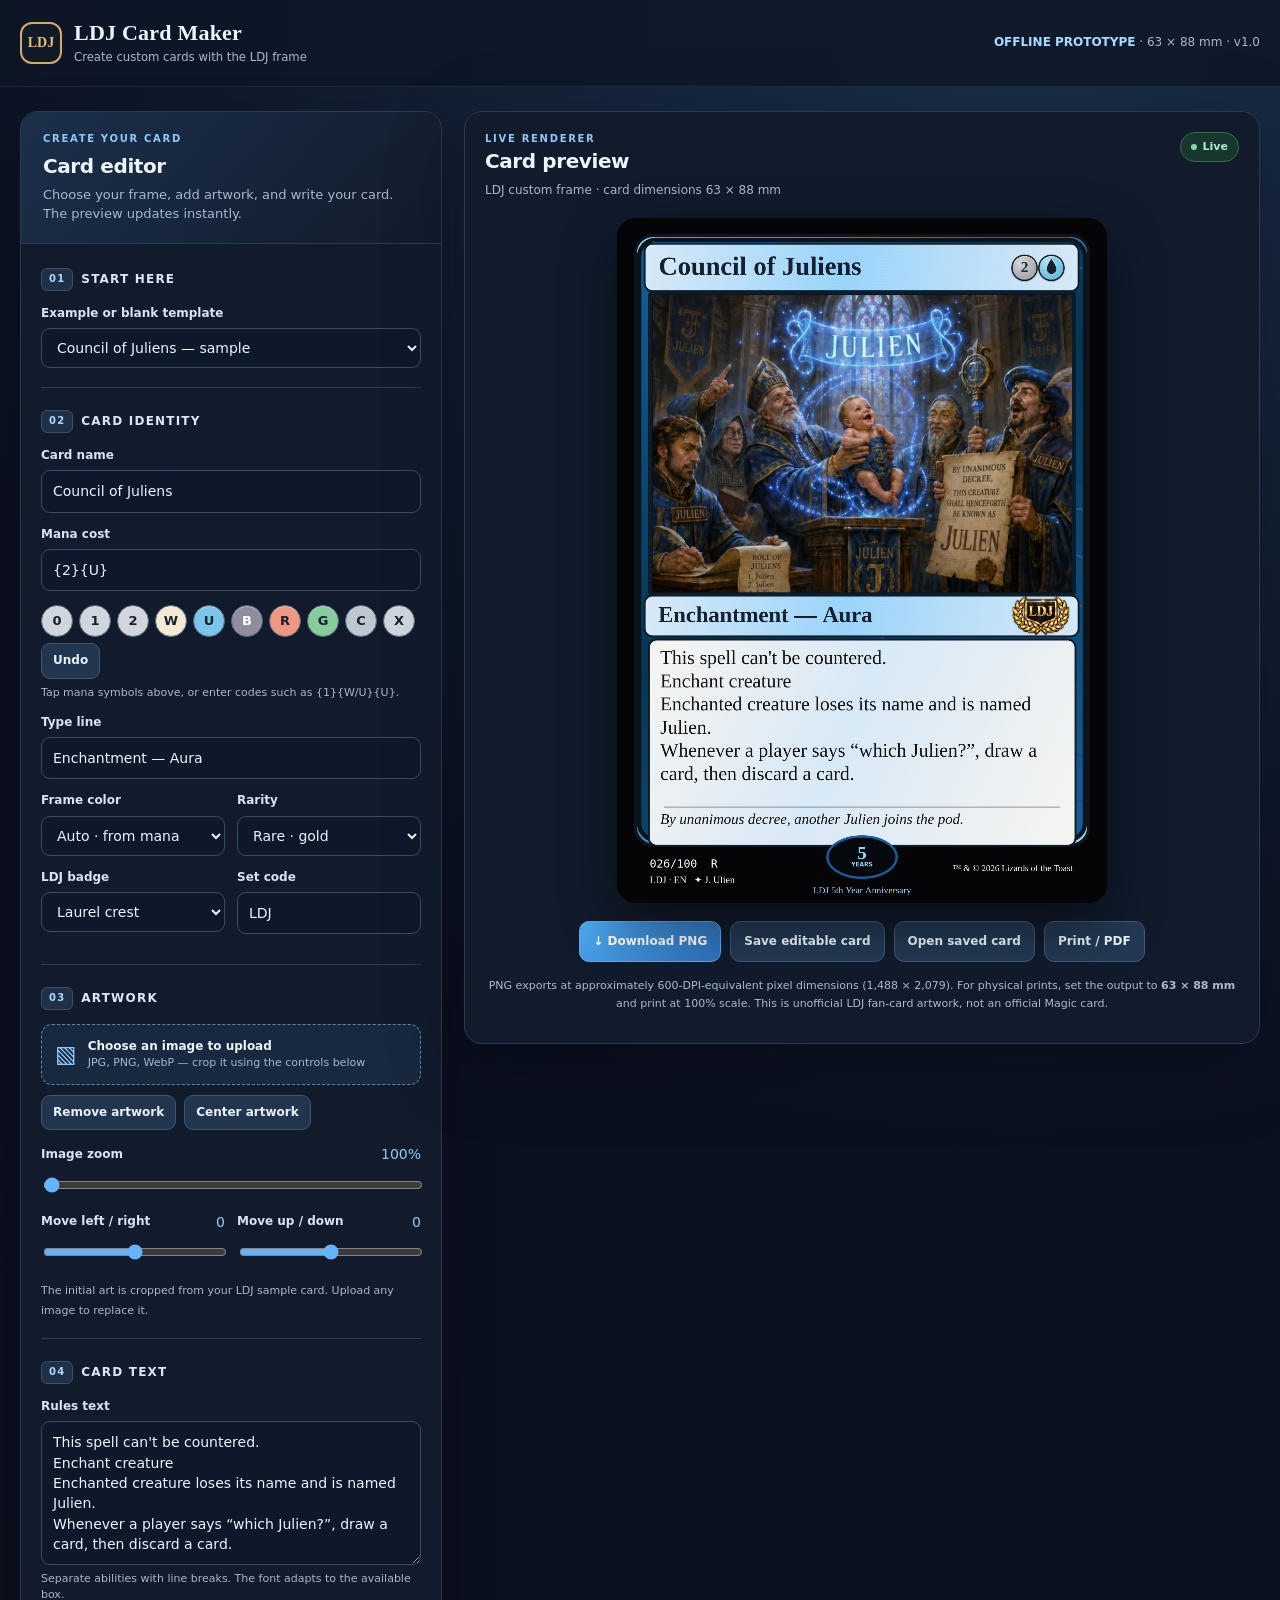
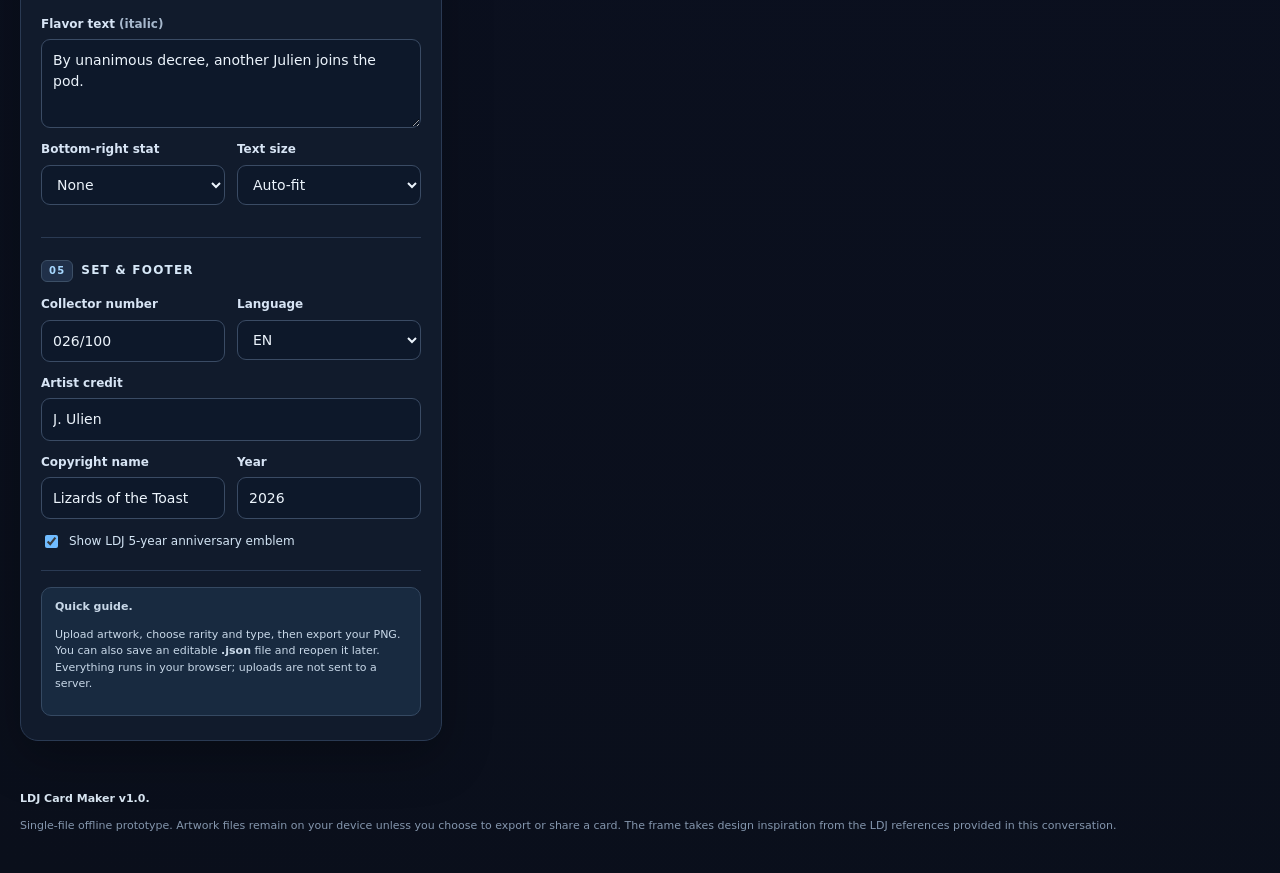
<file: Features/LDJ_Card_Maker_V2/index.html>
<!doctype html>

<html lang="en">

<head>
    <meta charset="utf-8">
    <meta name="viewport" content="width=device-width, initial-scale=1">
    <meta name="theme-color" content="#0c1325">
    <title>LDJ Card Maker — Offline Prototype</title>
    <link rel="stylesheet" href="style.css">
</head>

<body>
    <header class="top">
        <div class="brand">
            <div class="brandicon">LDJ</div>
            <div>
                <h1>LDJ Card Maker</h1>
                <small>Create custom cards with the LDJ frame</small>
            </div>
        </div>
        <div class="topright">
            <b>OFFLINE PROTOTYPE</b>
            · 63 &times; 88 mm · v1.0
        </div>
    </header>
    <main class="shell">
        <section class="editor" aria-label="Card editor">
            <div class="editorHead">
                <div class="eyebrow">Create your card</div>
                <h2>Card editor</h2>
                <p>Choose your frame, add artwork, and write your card. The preview updates instantly.</p>
            </div>
            <div class="formBody">
                <div class="section">
                    <h3><span>01</span> Start here</h3>
                    <div class="field">
                        <label for="preset">Example or blank template</label>
                        <select id="preset">
                            <option value="council">Council of Juliens — sample</option>
                            <option value="mother">Mother's Veto — sample</option>
                            <option value="blank">Blank LDJ card</option>
                        </select>
                    </div>
                </div>
                <div class="section">
                    <h3><span>02</span> Card identity</h3>
                    <div class="field">
                        <label for="cardName">Card name</label>
                        <input id="cardName" maxlength="100" value="Council of Juliens">
                    </div>
                    <div class="field">
                        <label for="mana">Mana cost</label>
                        <input id="mana" spellcheck="false" value="{2}{U}" placeholder="{2}{U} or {1}{W}{U}">
                        <div class="manaActions" aria-label="Insert mana symbol">
                            <button class="pipBtn pip-X" data-mana="0" title="0">0</button>
                            <button class="pipBtn pip-X" data-mana="1" title="1">1</button>
                            <button class="pipBtn pip-X" data-mana="2" title="2">2</button>
                            <button class="pipBtn pip-W" data-mana="W" title="White">W</button>
                            <button class="pipBtn pip-U" data-mana="U" title="Blue">U</button>
                            <button class="pipBtn pip-B" data-mana="B" title="Black">B</button>
                            <button class="pipBtn pip-R" data-mana="R" title="Red">R</button>
                            <button class="pipBtn pip-G" data-mana="G" title="Green">G</button>
                            <button class="pipBtn pip-C" data-mana="C" title="Colorless">C</button>
                            <button class="pipBtn pip-X" data-mana="X" title="Variable">X</button>
                            <button class="miniButton" id="manaUndo" title="Remove last symbol">Undo</button>
                        </div>
                        <small>Tap mana symbols above, or enter codes such as {1}{W/U}{U}.</small>
                    </div>
                    <div class="field">
                        <label for="typeLine">Type line</label>
                        <input id="typeLine" value="Enchantment — Aura" placeholder="Creature — Human Wizard">
                    </div>
                    <div class="pair">
                        <div class="field">
                            <label for="frame">Frame color</label>
                            <select id="frame">
                                <option value="auto">Auto · from mana</option>
                                <option value="white">White</option>
                                <option value="blue">Blue</option>
                                <option value="black">Black</option>
                                <option value="red">Red</option>
                                <option value="green">Green</option>
                                <option value="multi">Multicolor · Gold</option>
                                <option value="azorius">White / Blue</option>
                                <option value="colorless">Colorless</option>
                                <option value="artifact">Artifact</option>
                                <option value="land">Land</option>
                            </select>
                        </div>
                        <div class="field">
                            <label for="rarity">Rarity</label>
                            <select id="rarity">
                                <option value="common">Common · black</option>
                                <option value="uncommon">Uncommon · silver</option>
                                <option selected="" value="rare">Rare · gold</option>
                                <option value="mythic">Mythic · orange</option>
                            </select>
                        </div>
                    </div>
                    <div class="pair">
                        <div class="field">
                            <label for="badgeStyle">LDJ badge</label>
                            <select id="badgeStyle">
                                <option value="laurel">Laurel crest</option>
                                <option value="minimal">Simple LDJ emblem</option>
                                <option value="none">No badge</option>
                                <option value="custom">Upload custom badge</option>
                            </select>
                        </div>
                        <div class="field">
                            <label for="setCode">Set code</label>
                            <input id="setCode" value="LDJ" maxlength="9">
                        </div>
                    </div>
                    <div class="field" id="customBadgeField" hidden="">
                        <label for="badgeFile">Custom transparent PNG badge</label>
                        <input type="file" id="badgeFile" accept="image/*">
                        <small>Transparent PNG works best; the badge replaces the LDJ laurel.</small>
                    </div>
                </div>
                <div class="section">
                    <h3><span>03</span> Artwork</h3>
                    <label class="fileDrop"><span class="uploadIcon">▧</span><span><strong>Choose an image to
                                upload</strong><small>JPG, PNG, WebP — crop it using the controls
                                below</small></span><input accept="image/*" aria-label="Upload card artwork"
                            id="artFile" type="file" /></label>
                    <div class="buttonRow">
                        <button class="miniButton" id="removeArt">Remove artwork</button>
                        <button class="miniButton" id="resetCrop">Center artwork</button>
                    </div>
                    <div class="field" style="margin-top:14px">
                        <div class="rangeLabel">
                            <label for="zoom">Image zoom</label>
                            <output id="zoomOut">100%</output>
                        </div>
                        <input type="range" id="zoom" min="100" max="280" step="1" value="100">
                    </div>
                    <div class="pair">
                        <div class="field">
                            <div class="rangeLabel">
                                <label for="panX">Move left / right</label>
                                <output id="panXOut">0</output>
                            </div>
                            <input type="range" id="panX" min="-100" max="100" value="0">
                        </div>
                        <div class="field">
                            <div class="rangeLabel">
                                <label for="panY">Move up / down</label>
                                <output id="panYOut">0</output>
                            </div>
                            <input type="range" id="panY" min="-100" max="100" value="0">
                        </div>
                    </div>
                    <small class="hint">The initial art is cropped from your LDJ sample card. Upload any image to
                        replace it.</small>
                </div>
                <div class="section">
                    <h3><span>04</span> Card text</h3>
                    <div class="field">
                        <label for="rules">Rules text</label>
                        <textarea id="rules" rows="6" spellcheck="true">This spell can't be countered.
Enchant creature
Enchanted creature loses its name and is named Julien.
Whenever a player says “which Julien?”, draw a card, then discard a card.</textarea>
                        <small>Separate abilities with line breaks. The font adapts to the available box.</small>
                    </div>
                    <div class="field">
                        <label for="flavor">Flavor text <span class="muted">(italic)</span></label>
                        <textarea id="flavor" rows="3">By unanimous decree, another Julien joins the pod.</textarea>
                    </div>
                    <div class="pair">
                        <div class="field">
                            <label for="statsMode">Bottom-right stat</label>
                            <select id="statsMode">
                                <option value="none">None</option>
                                <option value="pt">Power / toughness</option>
                                <option value="loyalty">Loyalty</option>
                                <option value="defense">Defense</option>
                            </select>
                        </div>
                        <div class="field">
                            <label for="fontScale">Text size</label>
                            <select id="fontScale">
                                <option value="auto">Auto-fit</option>
                                <option value="compact">Compact</option>
                                <option value="large">Large</option>
                            </select>
                        </div>
                    </div>
                    <div class="pair" id="ptFields" hidden="">
                        <div class="field">
                            <label for="power">Power</label>
                            <input id="power" value="3" maxlength="5">
                        </div>
                        <div class="field">
                            <label for="toughness">Toughness</label>
                            <input id="toughness" value="4" maxlength="5">
                        </div>
                    </div>
                    <div class="field" id="singleStatField" hidden="">
                        <label for="singleStat">Starting value</label>
                        <input id="singleStat" value="4" maxlength="5">
                    </div>
                </div>
                <div class="section">
                    <h3><span>05</span> Set &amp; footer</h3>
                    <div class="pair">
                        <div class="field">
                            <label for="collector">Collector number</label>
                            <input id="collector" value="026/100" maxlength="25">
                        </div>
                        <div class="field">
                            <label for="language">Language</label>
                            <select id="language">
                                <option>EN</option>
                                <option>FR</option>
                                <option>ES</option>
                                <option>DE</option>
                                <option>IT</option>
                            </select>
                        </div>
                    </div>
                    <div class="field">
                        <label for="artist">Artist credit</label>
                        <input id="artist" value="J. Ulien" maxlength="60">
                    </div>
                    <div class="pair">
                        <div class="field">
                            <label for="copyright">Copyright name</label>
                            <input id="copyright" value="Lizards of the Toast" maxlength="80">
                        </div>
                        <div class="field">
                            <label for="year">Year</label>
                            <input id="year" inputmode="numeric" value="2026" maxlength="4">
                        </div>
                    </div>
                    <label class="switchRow"><input checked="" id="anniversary" type="checkbox" />Show LDJ 5-year
                        anniversary emblem</label>
                </div>
                <div class="collapseHelp">
                    <strong>Quick guide.</strong>
                    <p>
                        Upload artwork, choose rarity and type, then export your PNG.
                        You can also save an editable <strong>.json</strong> file and reopen it later.
                        Everything runs in your browser; uploads are not sent to a server.
                    </p>
                </div>
            </div>
        </section>
        <section class="previewColumn" aria-label="Card preview">
            <div class="previewPanel">
                <div class="previewHead">
                    <div>
                        <div class="eyebrow">Live renderer</div>
                        <h2>Card preview</h2>
                        <p>LDJ custom frame · card dimensions 63 &times; 88 mm</p>
                    </div>
                    <span class="status"><span class="dot"></span>Live</span>
                </div>
                <div class="canvasWrap">
                    <canvas aria-label="Rendered preview of your custom LDJ card" height="1760" id="cardCanvas"
                        role="img" width="1260"></canvas>
                </div>
                <div class="previewControls">
                    <button class="actionBtn primary" id="pngButton">↓ Download PNG</button>
                    <button class="actionBtn" id="saveButton">Save editable card</button>
                    <button class="actionBtn" id="loadButton">Open saved card</button>
                    <button class="actionBtn" id="printButton">Print / PDF</button>
                    <input type="file" id="loadJson" accept=".json,application/json" hidden="">
                </div>
                <div class="caption">
                    <p>
                        PNG exports at approximately 600-DPI-equivalent pixel dimensions (1,488 &times; 2,079).
                        For physical prints, set the output to <b>63 &times; 88 mm</b> and print at 100% scale.
                        This is unofficial LDJ fan-card artwork, not an official Magic card.
                    </p>
                </div>
            </div>
        </section>
    </main>
    <footer class="footer">
        <strong>LDJ Card Maker v1.0.</strong>
        <p>
            Single-file offline prototype.
            Artwork files remain on your device unless you choose to export or share a card.
            The frame takes design inspiration from the LDJ references provided in this conversation.
        </p>
    </footer>
    <div id="notice" class="notice" role="status"></div>
    <script src="script.js"></script>
</body>

</html>
</file>
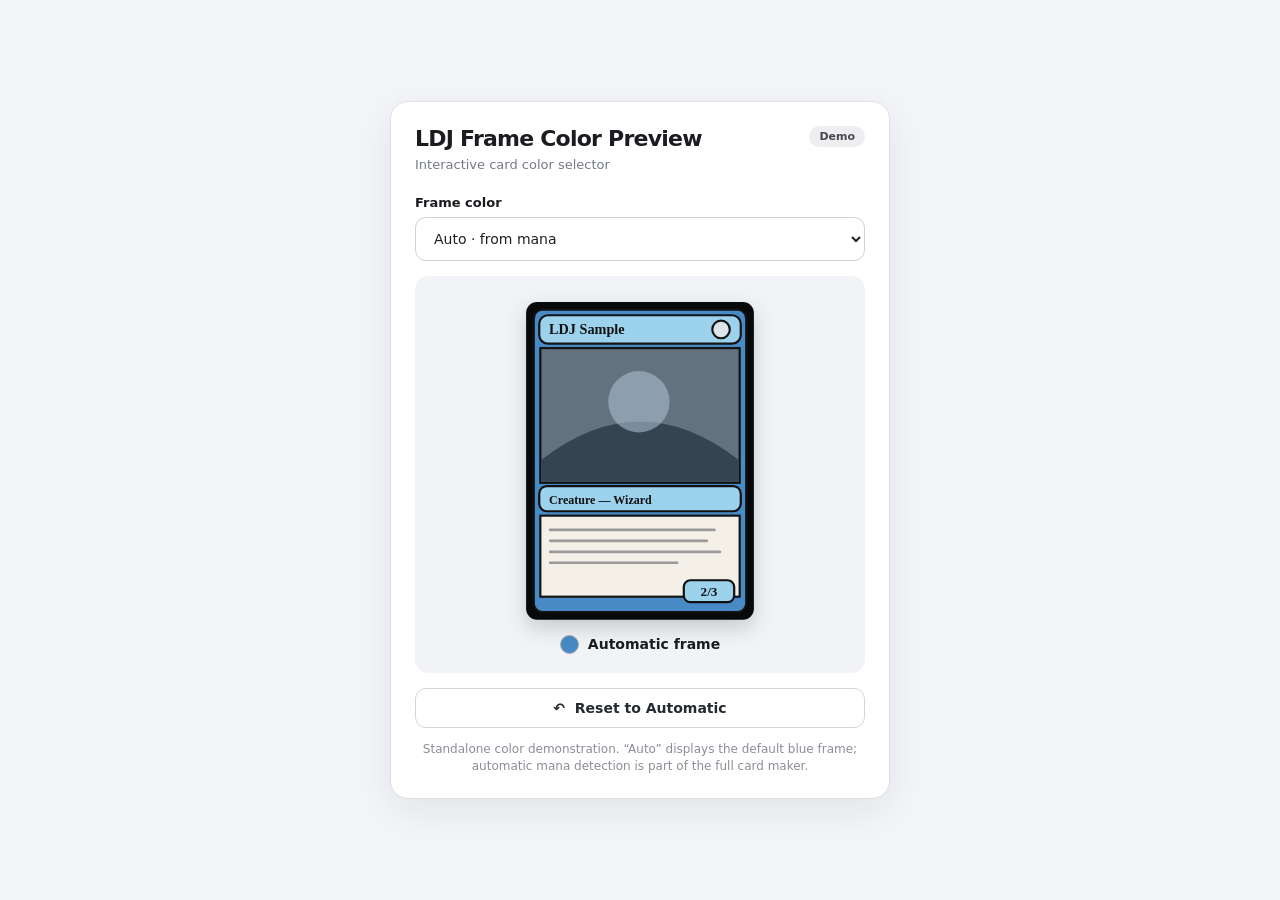
<file: Features/_prototypes/LDJ_Frame_Color_Preview.html>
<!DOCTYPE html>
<html lang="en">
<head>
  <meta charset="utf-8">
  <meta name="viewport" content="width=device-width, initial-scale=1">
  <meta name="theme-color" content="#17191d">
  <title>LDJ Frame Color Preview</title>
  <style>
    :root {color-scheme: light; font-family: Inter, system-ui, -apple-system, BlinkMacSystemFont, "Segoe UI", sans-serif; background: #f4f5f8; color:#1a1c20;}
    * {box-sizing:border-box}
    body {margin:0; min-height:100vh; display:flex; justify-content:center; align-items:center; padding:24px}
    .panel {width:min(100%,500px); padding:24px; background:#fff; border:1px solid #dedfe4; border-radius:18px; box-shadow:0 12px 38px rgba(20,26,38,.08)}
    header {display:flex; justify-content:space-between; gap:14px; align-items:start; margin-bottom:23px}
    h1 {font-size:22px; letter-spacing:-.035em; line-height:1.2; font-weight:750; margin:0}
    .sub {color:#767a84; font-size:13px; margin:5px 0 0}
    .pill {background:#eeeef1; color:#454951; border-radius:99px; padding:4px 10px; font-size:11px; font-weight:650; white-space:nowrap}
    label {display:block; font-size:13px; font-weight:650; margin-bottom:7px}
    select {appearance:auto; width:100%; padding:12px 14px; border:1px solid #cdd0d6; border-radius:11px; color:#1d2025; background:white; font:inherit; font-size:14px; cursor:pointer}
    select:focus-visible,button:focus-visible {outline:3px solid #77a9ef;outline-offset:2px}
    .stage {display:flex; flex-direction:column; align-items:center; padding:25px 15px 19px; background:#f2f3f6; border-radius:14px; margin-top:15px; gap:14px}
    .card-preview {width:min(100%,230px); height:auto; filter:drop-shadow(0 8px 10px rgba(0,0,0,.17)); display:block}
    .color-caption {font-size:14px; font-weight:650; display:flex; align-items:center; gap:9px}
    .swatch {width:19px;height:19px;border-radius:50%;border:1px solid #a9acb3;background:#478ac5}
    button {margin-top:15px; display:block; width:100%; padding:11px 14px; border:1px solid #d3d5da; border-radius:11px; background:white; color:#252930; cursor:pointer; font:inherit; font-weight:650; font-size:14px}
    button:hover {background:#f8f9fb}
    .footnote {margin:13px 0 0;color:#8b8e96;font-size:12px;line-height:1.4;text-align:center}
    @media (max-width:480px){body{padding:12px;align-items:start}.panel{padding:18px} h1{font-size:20px}}
    @media (prefers-reduced-motion:no-preference){.stage rect,.stage .swatch {transition:fill .18s ease,background-color .18s ease}}
  </style>
</head>
<body>
<main class="panel">
  <header>
    <div><h1>LDJ Frame Color Preview</h1><p class="sub">Interactive card color selector</p></div>
    <span class="pill">Demo</span>
  </header>
  <label for="frame">Frame color</label>
  <select id="frame" aria-label="Frame color">
    <option value="auto">Auto · from mana</option>
    <option value="white">White</option>
    <option value="blue">Blue</option>
    <option value="black">Black</option>
    <option value="red">Red</option>
    <option value="green">Green</option>
    <option value="multi">Multicolor · Gold</option>
    <option value="azorius">White / Blue</option>
    <option value="colorless">Colorless</option>
    <option value="artifact">Artifact</option>
    <option value="land">Land</option>
  </select>
  <section class="stage" aria-label="Live card frame preview">
    <svg class="card-preview" viewBox="0 0 210 292" role="img" aria-label="LDJ Sample trading card preview" xmlns="http://www.w3.org/2000/svg">
      <rect x="1" y="1" width="208" height="290" rx="10" fill="#08090a"/>
      <rect class="outer" x="8" y="8" width="194" height="276" rx="8" fill="#478ac5" stroke="#121212" stroke-width="2"/>
      <rect class="trim" x="13" y="13" width="184" height="26" rx="8" fill="#9dd2ed" stroke="#141414" stroke-width="2"/>
      <text x="22" y="30" font-size="13" font-weight="bold" font-family="Georgia,serif" fill="#111">LDJ Sample</text>
      <circle cx="179" cy="26" r="8" fill="#dce6ea" stroke="#161616" stroke-width="2"/>
      <rect x="14" y="43" width="182" height="123" fill="#64717e" stroke="#131313" stroke-width="2"/>
      <path d="M15 145 Q105 75 195 145 L195 165 L15 165Z" fill="#344451"/>
      <circle cx="104" cy="92" r="28" fill="#a9bdcc" opacity=".6"/>
      <rect class="trim" x="13" y="169" width="184" height="23" rx="7" fill="#9dd2ed" stroke="#111" stroke-width="2"/>
      <text x="22" y="185" font-size="11" font-weight="bold" font-family="Georgia,serif" fill="#111">Creature — Wizard</text>
      <rect x="14" y="196" width="182" height="74" fill="#f4f0e8" stroke="#161616" stroke-width="2"/>
      <path d="M23 209 H173 M23 219 H166 M23 229 H178 M23 239 H139" stroke="#9a9a9a" stroke-width="2.5" stroke-linecap="round"/>
      <rect class="trim" x="145" y="255" width="46" height="20" rx="6" fill="#9dd2ed" stroke="#111" stroke-width="2"/>
      <text x="168" y="269" font-size="12" font-family="Georgia,serif" font-weight="bold" text-anchor="middle" fill="#111">2/3</text>
    </svg>
    <div class="color-caption"><span class="swatch" id="swatch"></span><span id="frame-name" aria-live="polite">Automatic frame</span></div>
  </section>
  <button id="reset" type="button">↶ &nbsp;Reset to Automatic</button>
  <p class="footnote">Standalone color demonstration. “Auto” displays the default blue frame; automatic mana detection is part of the full card maker.</p>
</main>
<script>
  'use strict';
  const frames = {
    auto:{name:'Automatic',outer:'#478ac5',trim:'#9dd2ed'},
    white:{name:'White',outer:'#c8b88f',trim:'#fff4d8'},
    blue:{name:'Blue',outer:'#206fb2',trim:'#a4dbf5'},
    black:{name:'Black',outer:'#39333f',trim:'#77707d'},
    red:{name:'Red',outer:'#b33a2b',trim:'#e6a08a'},
    green:{name:'Green',outer:'#3e744d',trim:'#a0c9a0'},
    multi:{name:'Multicolor · Gold',outer:'#997333',trim:'#e8ca74'},
    azorius:{name:'White / Blue',outer:'#3586ac',trim:'#f0e5cb'},
    colorless:{name:'Colorless',outer:'#6b7478',trim:'#d6d4cd'},
    artifact:{name:'Artifact',outer:'#7c96a0',trim:'#dbe7e7'},
    land:{name:'Land',outer:'#8a7757',trim:'#cdc6aa'}
  };
  const picker=document.getElementById('frame');
  function update(){
    const selected=frames[picker.value] || frames.auto;
    document.querySelector('.outer').setAttribute('fill',selected.outer);
    document.querySelectorAll('.trim').forEach(node=>node.setAttribute('fill',selected.trim));
    document.getElementById('swatch').style.backgroundColor=selected.outer;
    document.getElementById('frame-name').textContent=selected.name+' frame';
  }
  picker.addEventListener('change',update);
  document.getElementById('reset').addEventListener('click',()=>{picker.value='auto';update();});
  update();
</script>
</body>
</html>
</file>
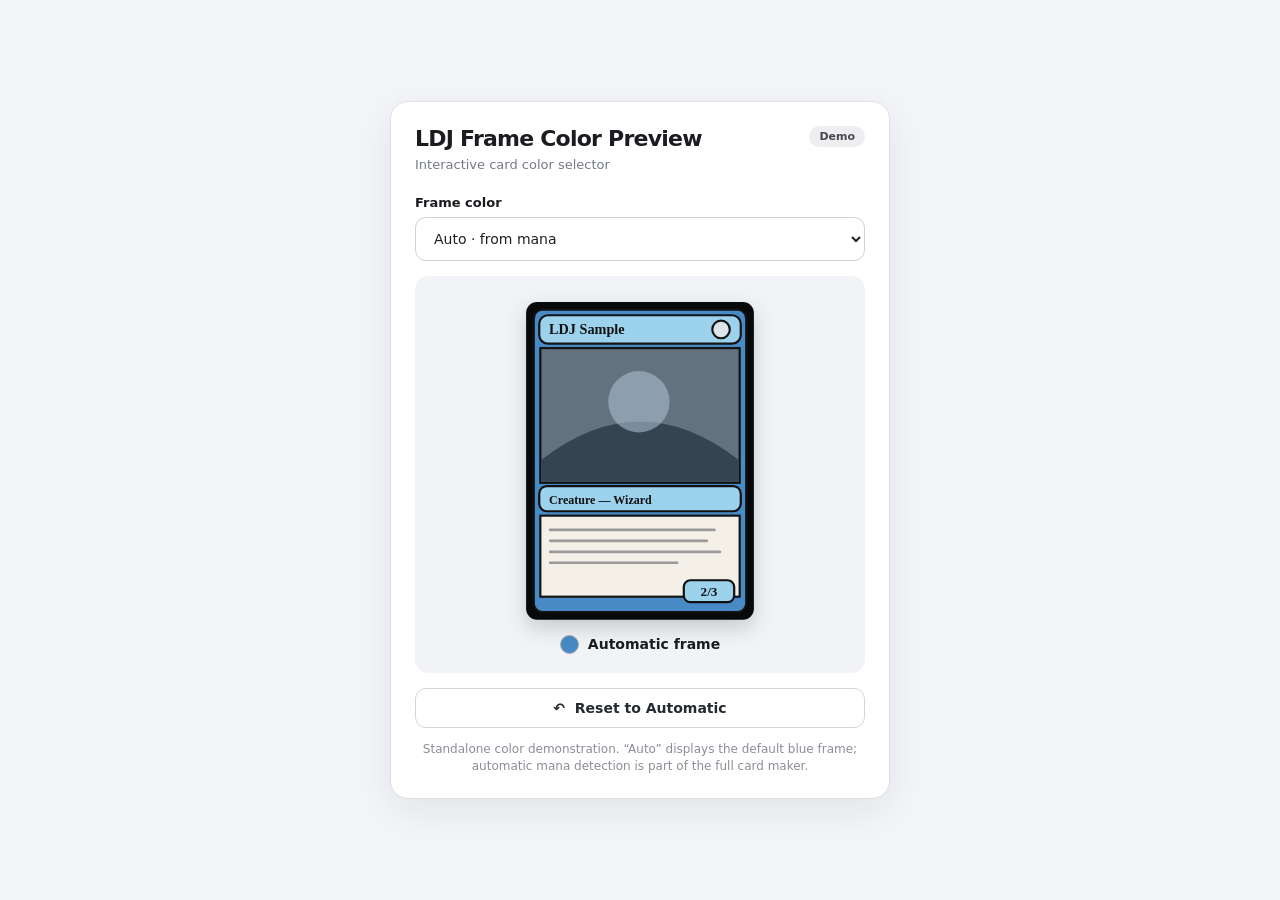
<file: Features/_prototypes/LDJ_Frame_Color_Preview_v2-hybrid.html>
<!DOCTYPE html>
<html lang="en">
<head>
  <meta charset="utf-8">
  <meta name="viewport" content="width=device-width, initial-scale=1">
  <meta name="theme-color" content="#17191d">
  <title>LDJ Frame Color Preview</title>
  <style>
    :root {color-scheme: light; font-family: Inter, system-ui, -apple-system, BlinkMacSystemFont, "Segoe UI", sans-serif; background: #f4f5f8; color:#1a1c20;}
    * {box-sizing:border-box}
    body {margin:0; min-height:100vh; display:flex; justify-content:center; align-items:center; padding:24px}
    .panel {width:min(100%,500px); padding:24px; background:#fff; border:1px solid #dedfe4; border-radius:18px; box-shadow:0 12px 38px rgba(20,26,38,.08)}
    header {display:flex; justify-content:space-between; gap:14px; align-items:start; margin-bottom:23px}
    h1 {font-size:22px; letter-spacing:-.035em; line-height:1.2; font-weight:750; margin:0}
    .sub {color:#767a84; font-size:13px; margin:5px 0 0}
    .pill {background:#eeeef1; color:#454951; border-radius:99px; padding:4px 10px; font-size:11px; font-weight:650; white-space:nowrap}
    label {display:block; font-size:13px; font-weight:650; margin-bottom:7px}
    select {appearance:auto; width:100%; padding:12px 14px; border:1px solid #cdd0d6; border-radius:11px; color:#1d2025; background:white; font:inherit; font-size:14px; cursor:pointer}
    select:focus-visible,button:focus-visible {outline:3px solid #77a9ef;outline-offset:2px}
    .stage {display:flex; flex-direction:column; align-items:center; padding:25px 15px 19px; background:#f2f3f6; border-radius:14px; margin-top:15px; gap:14px}
    .card-preview {width:min(100%,230px); height:auto; filter:drop-shadow(0 8px 10px rgba(0,0,0,.17)); display:block}
    .color-caption {font-size:14px; font-weight:650; display:flex; align-items:center; gap:9px}
    .swatch {width:19px;height:19px;flex:none;border-radius:50%;border:1px solid #a9acb3;background:#478ac5}
    button {margin-top:15px; display:block; width:100%; padding:11px 14px; border:1px solid #d3d5da; border-radius:11px; background:white; color:#252930; cursor:pointer; font:inherit; font-weight:650; font-size:14px}
    button:hover {background:#f8f9fb}
    .footnote {margin:13px 0 0;color:#8b8e96;font-size:12px;line-height:1.4;text-align:center}
    @media (max-width:480px){body{padding:12px;align-items:start}.panel{padding:18px} h1{font-size:20px}}
    @media (prefers-reduced-motion:no-preference){.stage rect {transition:fill .18s ease}}
  </style>
</head>
<body>
<main class="panel">
  <header>
    <div><h1>LDJ Frame Color Preview</h1><p class="sub">Interactive card color selector</p></div>
    <span class="pill">Demo</span>
  </header>
  <label for="frame">Frame color</label>
  <select id="frame" aria-label="Frame color">
    <option value="auto">Auto · from mana</option>
    <optgroup label="Single-color and general frames">
      <option value="white">White</option>
      <option value="blue">Blue</option>
      <option value="black">Black</option>
      <option value="red">Red</option>
      <option value="green">Green</option>
      <option value="multi">Multicolor · Gold</option>
      <option value="colorless">Colorless</option>
      <option value="artifact">Artifact</option>
      <option value="land">Land</option>
    </optgroup>
    <optgroup label="Two-color hybrid frames">
      <option value="hybrid-WU">White / Blue · Azorius</option>
      <option value="hybrid-UB">Blue / Black · Dimir</option>
      <option value="hybrid-BR">Black / Red · Rakdos</option>
      <option value="hybrid-RG">Red / Green · Gruul</option>
      <option value="hybrid-GW">Green / White · Selesnya</option>
      <option value="hybrid-WB">White / Black · Orzhov</option>
      <option value="hybrid-UR">Blue / Red · Izzet</option>
      <option value="hybrid-BG">Black / Green · Golgari</option>
      <option value="hybrid-RW">Red / White · Boros</option>
      <option value="hybrid-GU">Green / Blue · Simic</option>
    </optgroup>
  </select>
  <section class="stage" aria-label="Live card frame preview">
    <svg class="card-preview" viewBox="0 0 210 292" role="img" aria-label="LDJ Sample trading card preview" xmlns="http://www.w3.org/2000/svg">
      <defs>
        <!-- Crisp 50/50 split, following the hybrid card maker's .49/.51 stops. -->
        <linearGradient id="outer-hybrid" x1="0%" y1="0%" x2="100%" y2="0%">
          <stop offset="0%" stop-color="#c8b88f"/>
          <stop offset="49%" stop-color="#c8b88f"/>
          <stop offset="51%" stop-color="#206fb2"/>
          <stop offset="100%" stop-color="#206fb2"/>
        </linearGradient>
        <linearGradient id="trim-hybrid" x1="0%" y1="0%" x2="100%" y2="0%">
          <stop offset="0%" stop-color="#fff4d8"/>
          <stop offset="49%" stop-color="#fff4d8"/>
          <stop offset="51%" stop-color="#a4dbf5"/>
          <stop offset="100%" stop-color="#a4dbf5"/>
        </linearGradient>
      </defs>
      <rect x="1" y="1" width="208" height="290" rx="10" fill="#08090a"/>
      <rect class="outer" x="8" y="8" width="194" height="276" rx="8" fill="#478ac5" stroke="#121212" stroke-width="2"/>
      <rect class="trim" x="13" y="13" width="184" height="26" rx="8" fill="#9dd2ed" stroke="#141414" stroke-width="2"/>
      <text x="22" y="30" font-size="13" font-weight="bold" font-family="Georgia,serif" fill="#111">LDJ Sample</text>
      <circle cx="179" cy="26" r="8" fill="#dce6ea" stroke="#161616" stroke-width="2"/>
      <rect x="14" y="43" width="182" height="123" fill="#64717e" stroke="#131313" stroke-width="2"/>
      <path d="M15 145 Q105 75 195 145 L195 165 L15 165Z" fill="#344451"/>
      <circle cx="104" cy="92" r="28" fill="#a9bdcc" opacity=".6"/>
      <rect class="trim" x="13" y="169" width="184" height="23" rx="7" fill="#9dd2ed" stroke="#111" stroke-width="2"/>
      <text x="22" y="185" font-size="11" font-weight="bold" font-family="Georgia,serif" fill="#111">Creature — Wizard</text>
      <rect x="14" y="196" width="182" height="74" fill="#f4f0e8" stroke="#161616" stroke-width="2"/>
      <path d="M23 209 H173 M23 219 H166 M23 229 H178 M23 239 H139" stroke="#9a9a9a" stroke-width="2.5" stroke-linecap="round"/>
      <rect class="trim" x="145" y="255" width="46" height="20" rx="6" fill="#9dd2ed" stroke="#111" stroke-width="2"/>
      <text x="168" y="269" font-size="12" font-family="Georgia,serif" font-weight="bold" text-anchor="middle" fill="#111">2/3</text>
    </svg>
    <div class="color-caption"><span class="swatch" id="swatch"></span><span id="frame-name" aria-live="polite">Automatic frame</span></div>
  </section>
  <button id="reset" type="button">↶ &nbsp;Reset to Automatic</button>
  <p class="footnote">Standalone color demonstration. “Auto” displays the default blue frame; automatic mana detection is part of the full card maker.</p>
</main>
<script>
  'use strict';

  // Original prototype's single-color palette remains unchanged.
  const frames = {
    auto:{name:'Automatic',outer:'#478ac5',trim:'#9dd2ed'},
    white:{name:'White',outer:'#c8b88f',trim:'#fff4d8'},
    blue:{name:'Blue',outer:'#206fb2',trim:'#a4dbf5'},
    black:{name:'Black',outer:'#39333f',trim:'#77707d'},
    red:{name:'Red',outer:'#b33a2b',trim:'#e6a08a'},
    green:{name:'Green',outer:'#3e744d',trim:'#a0c9a0'},
    multi:{name:'Multicolor · Gold',outer:'#997333',trim:'#e8ca74'},
    colorless:{name:'Colorless',outer:'#6b7478',trim:'#d6d4cd'},
    artifact:{name:'Artifact',outer:'#7c96a0',trim:'#dbe7e7'},
    land:{name:'Land',outer:'#8a7757',trim:'#cdc6aa'}
  };

  // The same ten color pairs and left/right ordering as the hybrid card maker.
  // A hybrid frame uses each color's existing outer and trim swatches.
  const hybridPairs = {
    WU:['Azorius','white','blue'],
    UB:['Dimir','blue','black'],
    BR:['Rakdos','black','red'],
    RG:['Gruul','red','green'],
    GW:['Selesnya','green','white'],
    WB:['Orzhov','white','black'],
    UR:['Izzet','blue','red'],
    BG:['Golgari','black','green'],
    RW:['Boros','red','white'],
    GU:['Simic','green','blue']
  };
  for (const [pair, [guild, left, right]] of Object.entries(hybridPairs)) {
    frames['hybrid-' + pair] = {
      name:`${guild} · ${frames[left].name} / ${frames[right].name}`,
      hybrid:true,
      left:frames[left],
      right:frames[right]
    };
  }

  const picker = document.getElementById('frame');
  const outer = document.querySelector('.outer');
  const trims = document.querySelectorAll('.trim');
  const swatch = document.getElementById('swatch');
  const frameName = document.getElementById('frame-name');

  function setSplitStops(id, left, right) {
    const stops = document.querySelectorAll(`#${id} stop`);
    [left, left, right, right].forEach((color, index) => {
      stops[index].setAttribute('stop-color', color);
    });
  }

  function update() {
    const selected = frames[picker.value] || frames.auto;
    if (selected.hybrid) {
      setSplitStops('outer-hybrid', selected.left.outer, selected.right.outer);
      setSplitStops('trim-hybrid', selected.left.trim, selected.right.trim);
      outer.setAttribute('fill', 'url(#outer-hybrid)');
      trims.forEach(node => node.setAttribute('fill', 'url(#trim-hybrid)'));
      swatch.style.background = `linear-gradient(to right, ${selected.left.outer} 49%, ${selected.right.outer} 51%)`;
    } else {
      outer.setAttribute('fill', selected.outer);
      trims.forEach(node => node.setAttribute('fill', selected.trim));
      swatch.style.background = selected.outer;
    }
    frameName.textContent = selected.name + ' frame';
  }

  picker.addEventListener('change', update);
  document.getElementById('reset').addEventListener('click', () => {
    picker.value = 'auto';
    update();
  });
  update();
</script>
</body>
</html>
</file>
<file: Features/LDJ_Card_Maker_V2/style.css>
/* LDJ Card Maker: original design, formatted for readability. */

:root {
    color-scheme: dark;
    --bg: #0b1020;
    --surface: #121d30;
    --surface2: #1a2940;
    --line: #2a3a53;
    --ink: #ecf4fc;
    --muted: #a7b8cc;
    --blue: #69b9ff;
}

* {
    box-sizing: border-box;
}

[hidden] {
    display: none !important;
}

html {
    scroll-behavior: smooth;
}

body {
    margin: 0;
    background: radial-gradient(circle at 80% 0%, #1a304a 0%, var(--bg) 43%, #0a0f1b 100%);
    color: var(--ink);
    font: 14px/1.45 system-ui, -apple-system, Segoe UI, sans-serif;
    min-height: 100vh;
}

button,
input,
select,
textarea {
    font: inherit;
}

button {
    cursor: pointer;
}

button:disabled {
    cursor: not-allowed;
    opacity: .55;
}

a {
    color: #8ac9ff;
}

.top {
    padding: 20px max(20px, calc((100vw - 1410px)/2));
    border-bottom: 1px solid #ffffff14;
    display: flex;
    align-items: center;
    justify-content: space-between;
    gap: 15px;
    flex-wrap: wrap;
    background: #0d1626cc;
}

.brand {
    display: flex;
    align-items: center;
    gap: 12px;
}

.brandicon {
    width: 42px;
    height: 42px;
    border: 2px solid #d2aa66;
    border-radius: 12px;
    display: grid;
    place-items: center;
    font-family: Georgia, serif;
    font-weight: bold;
    color: #e9bd72;
    background: #111b28;
}

.brand h1 {
    font: 700 22px Georgia, serif;
    letter-spacing: .01em;
    margin: 0;
}

.brand small {
    color: var(--muted);
}

.topright {
    color: var(--muted);
    font-size: 12px;
}

.topright b {
    color: #a8dbff;
}

.shell {
    display: grid;
    grid-template-columns: minmax(310px, 422px) minmax(360px, 1fr);
    gap: 22px;
    max-width: 1410px;
    padding: 24px 20px 50px;
    margin: auto;
    align-items: start;
}

.editor {
    background: #111b2c;
    border: 1px solid var(--line);
    border-radius: 18px;
    overflow: hidden;
    box-shadow: 0 16px 50px #0004;
}

.editorHead {
    padding: 20px 22px;
    background: linear-gradient(130deg, #1b304a, #121b2b);
    border-bottom: 1px solid var(--line);
}

.eyebrow {
    text-transform: uppercase;
    font-size: 10px;
    font-weight: 750;
    letter-spacing: .17em;
    color: #8cc9fa;
}

.editorHead h2,
.previewHead h2 {
    margin: 5px 0 5px;
    font-size: 20px;
    letter-spacing: -.02em;
}

.muted {
    color: var(--muted);
}

.editorHead p {
    color: var(--muted);
    margin: 0;
    font-size: 13px;
}

.formBody {
    padding: 18px 20px 24px;
}

.section {
    padding: 6px 0 19px;
    border-bottom: 1px solid var(--line);
    margin-bottom: 16px;
}

.section:last-child {
    margin: 0;
    border: 0;
    padding-bottom: 0;
}

.section h3 {
    margin: 0 0 14px;
    font-size: 12px;
    letter-spacing: .1em;
    text-transform: uppercase;
    color: #d7e8f8;
    display: flex;
    align-items: center;
    gap: 8px;
}

.section h3 span {
    border: 1px solid #3c4f66;
    background: #203049;
    border-radius: 6px;
    padding: 3px 7px;
    font-size: 10px;
    color: #a7d8ff;
}

.field {
    display: flex;
    flex-direction: column;
    gap: 6px;
    margin-bottom: 13px;
}

.field:last-child {
    margin-bottom: 0;
}

.field label,
.field .label {
    font-size: 12px;
    font-weight: 650;
    color: #d7e4f4;
}

.field small {
    color: var(--muted);
    font-size: 11px;
}

.field input,
.field select,
.field textarea {
    border-radius: 9px;
    border: 1px solid #3a4b64;
    outline: 0;
    min-width: 0;
    width: 100%;
    background: #0d182a;
    color: var(--ink);
    padding: 10px 11px;
    transition: border-color .14s, box-shadow .14s;
}

.field input:focus,
.field select:focus,
.field textarea:focus {
    border-color: #6dbdff;
    box-shadow: 0 0 0 3px #349aff22;
}

.field textarea {
    resize: vertical;
    line-height: 1.45;
    min-height: 89px;
}

.field input[type=range] {
    height: 24px;
    padding: 0;
    accent-color: #65b3f8;
    cursor: pointer;
}

.pair {
    display: grid;
    grid-template-columns: 1fr 1fr;
    gap: 12px;
}

.triple {
    display: grid;
    grid-template-columns: repeat(3, 1fr);
    gap: 10px;
}

.manaActions {
    display: flex;
    flex-wrap: wrap;
    gap: 6px;
    margin-top: 8px;
}

.pipBtn {
    width: 32px;
    height: 32px;
    border: 1px solid #53677d;
    border-radius: 50%;
    font-weight: 800;
    font-size: 13px;
    box-shadow: inset 0 1px 0 #ffffff69;
    color: #172031;
}

.pipBtn:hover {
    transform: translateY(-1px);
}

.pip-W {
    background: #f3ead1;
}

.pip-U {
    background: #7ac5e9;
}

.pip-B {
    background: #918d9f;
    color: #fff;
}

.pip-R {
    background: #ef9782;
}

.pip-G {
    background: #88cc9d;
}

.pip-C {
    background: #bfc8d0;
}

.pip-X {
    background: #d0d6dc;
}

.fileDrop {
    position: relative;
    border: 1px dashed #6a83a4;
    border-radius: 11px;
    padding: 13px;
    background: #17283f;
    display: flex;
    align-items: center;
    gap: 11px;
    cursor: pointer;
}

.fileDrop strong {
    display: block;
    font-size: 12px;
}

.fileDrop small {
    display: block;
    color: var(--muted);
    font-size: 11px;
}

.fileDrop input {
    position: absolute;
    inset: 0;
    opacity: 0;
    cursor: pointer;
}

.uploadIcon {
    font-size: 23px;
    color: #93ceff;
}

.buttonRow {
    display: flex;
    gap: 8px;
    flex-wrap: wrap;
    margin-top: 10px;
}

.miniButton {
    border: 1px solid #405471;
    border-radius: 9px;
    background: #22354f;
    color: #e9f2fb;
    padding: 8px 11px;
    font-size: 12px;
    font-weight: 650;
}

.miniButton:hover {
    background: #2d4767;
}

.switchRow {
    display: flex;
    align-items: center;
    gap: 8px;
    font-size: 12px;
    color: #d3e4f4;
    cursor: pointer;
}

.switchRow input {
    accent-color: #70bcff;
}

.rangeLabel {
    display: flex;
    justify-content: space-between;
    align-items: center;
    gap: 8px;
}

.rangeLabel output {
    color: #96caf5;
    font-variant-numeric: tabular-nums;
}

.hint {
    color: var(--muted);
    font-size: 11px;
    margin-top: 5px;
}

.previewColumn {
    min-width: 0;
    position: sticky;
    top: 20px;
}

.previewPanel {
    background: #111b2c;
    border: 1px solid var(--line);
    border-radius: 18px;
    padding: 20px;
    box-shadow: 0 20px 80px #0004;
}

.previewHead {
    display: flex;
    justify-content: space-between;
    gap: 14px;
    align-items: start;
    flex-wrap: wrap;
}

.previewHead h2 {
    margin: 0 0 6px;
}

.previewHead p {
    margin: 0;
    color: var(--muted);
    font-size: 12px;
}

.status {
    display: inline-flex;
    gap: 6px;
    align-items: center;
    border-radius: 99px;
    border: 1px solid #39694f;
    background: #17372e;
    color: #b0e9cc;
    padding: 6px 10px;
    font-size: 11px;
    font-weight: 750;
}

.dot {
    width: 6px;
    height: 6px;
    background: #85d3a9;
    border-radius: 50%;
}

.canvasWrap {
    position: relative;
    margin: 19px auto 13px;
    max-width: 490px;
    width: min(100%, 490px);
    border-radius: 18px;
    filter: drop-shadow(0 22px 28px #0007);
}

#cardCanvas {
    width: 100%;
    height: auto;
    display: block;
    border-radius: 18px;
    background: #0b0b0b;
}

.previewControls {
    display: flex;
    flex-wrap: wrap;
    justify-content: center;
    gap: 9px;
    margin-top: 18px;
}

.actionBtn {
    border: 1px solid #445879;
    background: #233953;
    color: #edf6ff;
    padding: 11px 13px;
    border-radius: 10px;
    font-weight: 700;
    font-size: 12px;
}

.actionBtn.primary {
    background: linear-gradient(135deg, #4da9ef, #2e70bb);
    border-color: #57aff2;
    color: #fff;
}

.actionBtn:hover {
    filter: brightness(1.12);
}

.caption {
    font-size: 11px;
    line-height: 1.6;
    color: #a9bbcf;
    margin-top: 15px;
    text-align: center;
}

.footer {
    max-width: 1410px;
    margin: 0 auto;
    padding: 0 20px 28px;
    color: #8496ad;
    font-size: 11px;
}

.footer strong {
    color: #d7e4f0;
}

.colorSwatch {
    width: 13px;
    height: 13px;
    border-radius: 50%;
    display: inline-block;
    margin-right: 5px;
    vertical-align: -2px;
}

.collapseHelp {
    border-radius: 10px;
    border: 1px solid #354962;
    padding: 11px 13px;
    background: #182a40;
    color: #c8d8e8;
    font-size: 11px;
    line-height: 1.5;
}

.kbd {
    border: 1px solid #48627c;
    border-radius: 4px;
    padding: 0 4px;
    background: #28384b;
}

.notice {
    position: fixed;
    bottom: 18px;
    right: 18px;
    padding: 12px 16px;
    background: #1d473c;
    border: 1px solid #4a967a;
    border-radius: 12px;
    font-size: 12px;
    color: #fff;
    z-index: 40;
    box-shadow: 0 12px 30px #0008;
    max-width: 340px;
    display: none;
}

.notice.error {
    background: #653139;
    border-color: #b95b63;
}

@media (max-width:950px) {
    .shell {
        grid-template-columns: 1fr;
        max-width: 650px;
    }

    .previewColumn {
        position: static;
        grid-row: 1;
    }

    .editor {
        grid-row: 2;
    }

    .canvasWrap {
        max-width: 380px;
    }

    .top {
        padding: 17px 20px;
    }
}

@media (max-width:470px) {
    .shell {
        padding: 10px 10px 30px;
        gap: 12px;
    }

    .editorHead,
    .formBody {
        padding-left: 15px;
        padding-right: 15px;
    }

    .previewPanel {
        padding: 14px;
    }

    .pair {
        gap: 8px;
    }

    .brand h1 {
        font-size: 19px;
    }
}

@media print {
    @page {
        size: 63mm 88mm;
        margin: 0;
    }

    body {
        background: #fff;
    }

    .top,
    .editor,
    .previewHead,
    .previewControls,
    .caption,
    .footer {
        display: none !important;
    }

    .shell,
    .previewColumn,
    .previewPanel,
    .canvasWrap {
        margin: 0 !important;
        padding: 0 !important;
        max-width: unset !important;
        border: 0 !important;
        box-shadow: none !important;
        filter: none !important;
        display: block !important;
    }

    .canvasWrap {
        width: 63mm !important;
        height: 88mm !important;
    }

    #cardCanvas {
        width: 63mm !important;
        height: 88mm !important;
        border-radius: 0;
    }
}
</file>
